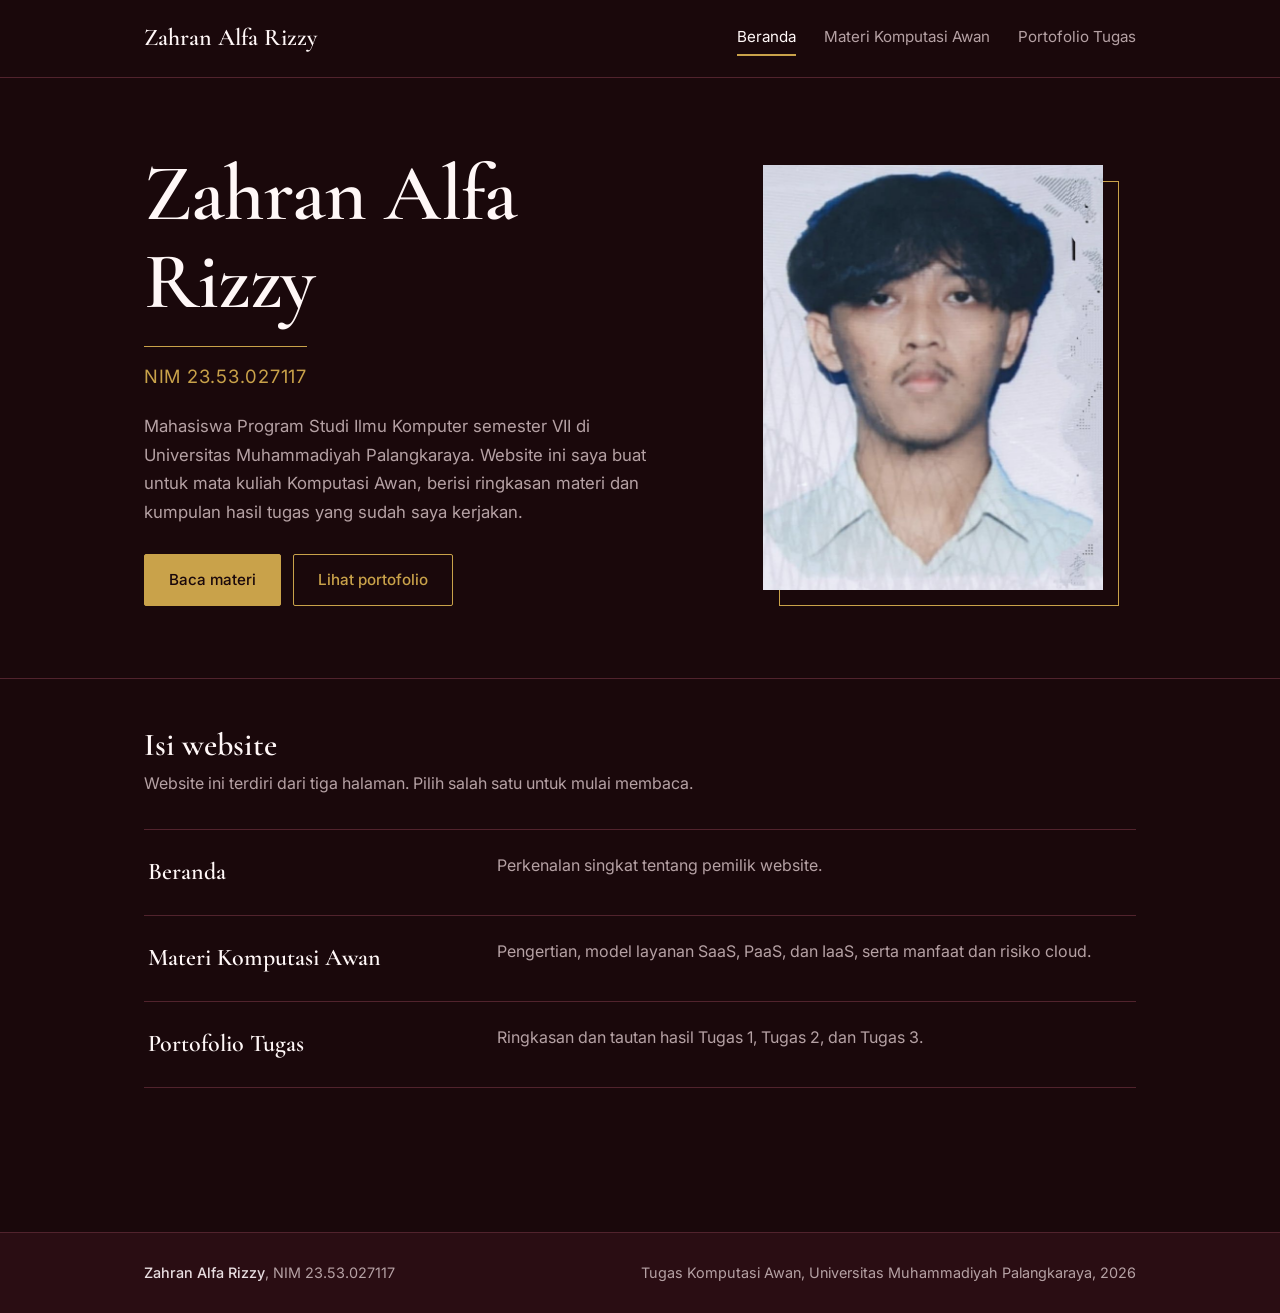
<file: index.html>
<!DOCTYPE html>
<html lang="id">
<head>
  <meta charset="UTF-8">
  <meta name="viewport" content="width=device-width, initial-scale=1.0">
  <title>Beranda | Zahran Alfa Rizzy</title>
  <meta name="description" content="Website tugas Komputasi Awan milik Zahran Alfa Rizzy, mahasiswa Ilmu Komputer UMPR.">
  <link rel="preconnect" href="https://fonts.googleapis.com">
  <link rel="preconnect" href="https://fonts.gstatic.com" crossorigin>
  <link href="https://fonts.googleapis.com/css2?family=Cormorant+Garamond:wght@500;600&family=Inter:wght@400;500&display=swap" rel="stylesheet">
  <link rel="stylesheet" href="assets/css/style.css">
</head>
<body>

  <header class="site-header">
    <div class="wrap">
      <a class="brand" href="index.html">Zahran Alfa Rizzy</a>
      <nav class="nav" aria-label="Navigasi utama">
        <a href="index.html" aria-current="page">Beranda</a>
        <a href="materi.html">Materi Komputasi Awan</a>
        <a href="portofolio.html">Portofolio Tugas</a>
      </nav>
    </div>
  </header>

  <main>
    <section class="hero">
      <div class="wrap">
        <div>
          <h1>Zahran Alfa Rizzy</h1>
          <p class="nim">NIM 23.53.027117</p>
          <p class="lead">
            Mahasiswa Program Studi Ilmu Komputer semester VII di Universitas Muhammadiyah Palangkaraya.
            Website ini saya buat untuk mata kuliah Komputasi Awan, berisi ringkasan materi
            dan kumpulan hasil tugas yang sudah saya kerjakan.
          </p>
          <div class="actions">
            <a class="btn solid" href="materi.html">Baca materi</a>
            <a class="btn" href="portofolio.html">Lihat portofolio</a>
          </div>
        </div>
        <div class="foto-frame">
          <img src="assets/images/foto-zahay.jpg"
     alt="Foto Zahran Alfa Rizzy"
     width="680"
     height="850">
        </div>
      </div>
    </section>

    <section class="panduan">
      <div class="wrap">
        <h2>Isi website</h2>
        <p>Website ini terdiri dari tiga halaman. Pilih salah satu untuk mulai membaca.</p>
        <ul class="menu-list">
          <li>
            <a href="index.html">
              <span class="judul">Beranda</span>
              <span class="ket">Perkenalan singkat tentang pemilik website.</span>
            </a>
          </li>
          <li>
            <a href="materi.html">
              <span class="judul">Materi Komputasi Awan</span>
              <span class="ket">Pengertian, model layanan SaaS, PaaS, dan IaaS, serta manfaat dan risiko cloud.</span>
            </a>
          </li>
          <li>
            <a href="portofolio.html">
              <span class="judul">Portofolio Tugas</span>
              <span class="ket">Ringkasan dan tautan hasil Tugas 1, Tugas 2, dan Tugas 3.</span>
            </a>
          </li>
        </ul>
      </div>
    </section>
  </main>

  <footer class="site-footer">
    <div class="wrap">
      <span><strong>Zahran Alfa Rizzy</strong>, NIM 23.53.027117</span>
      <span>Tugas Komputasi Awan, Universitas Muhammadiyah Palangkaraya, 2026</span>
    </div>
  </footer>

</body>
</html>
</file>
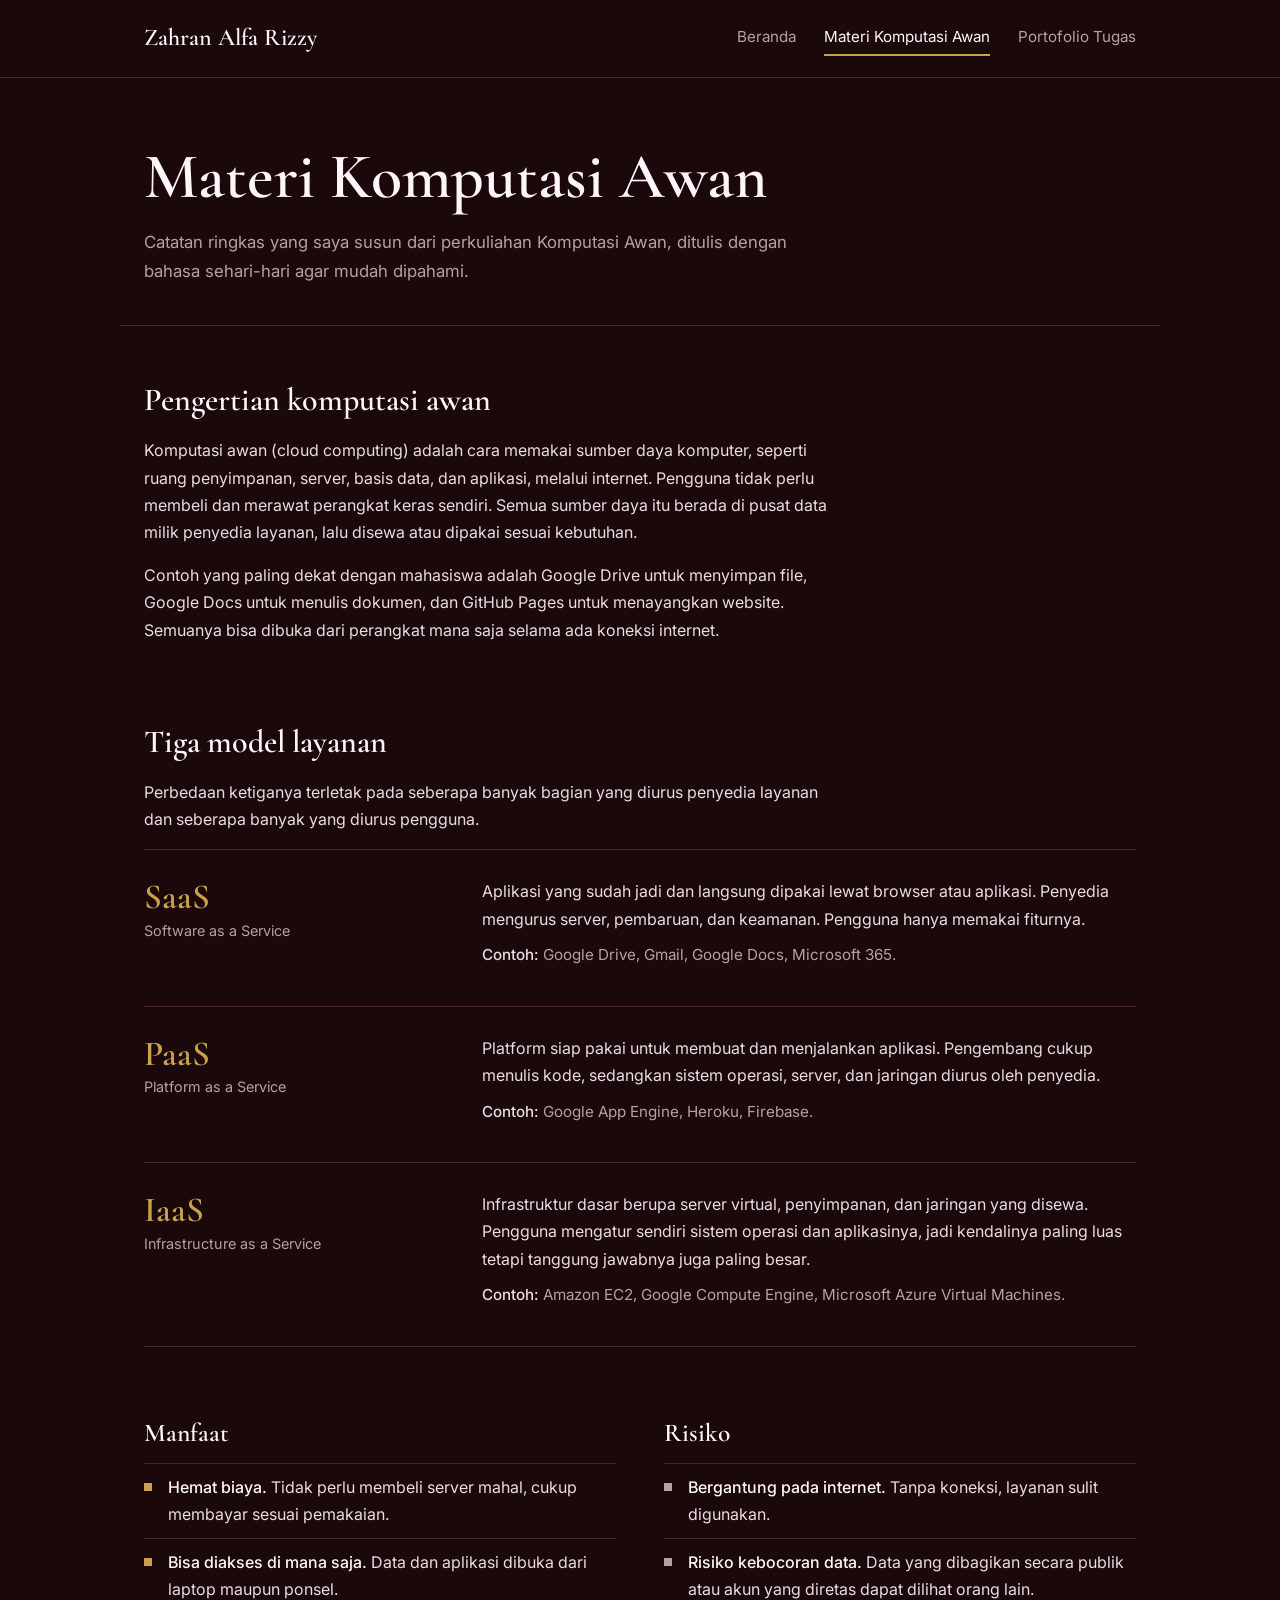
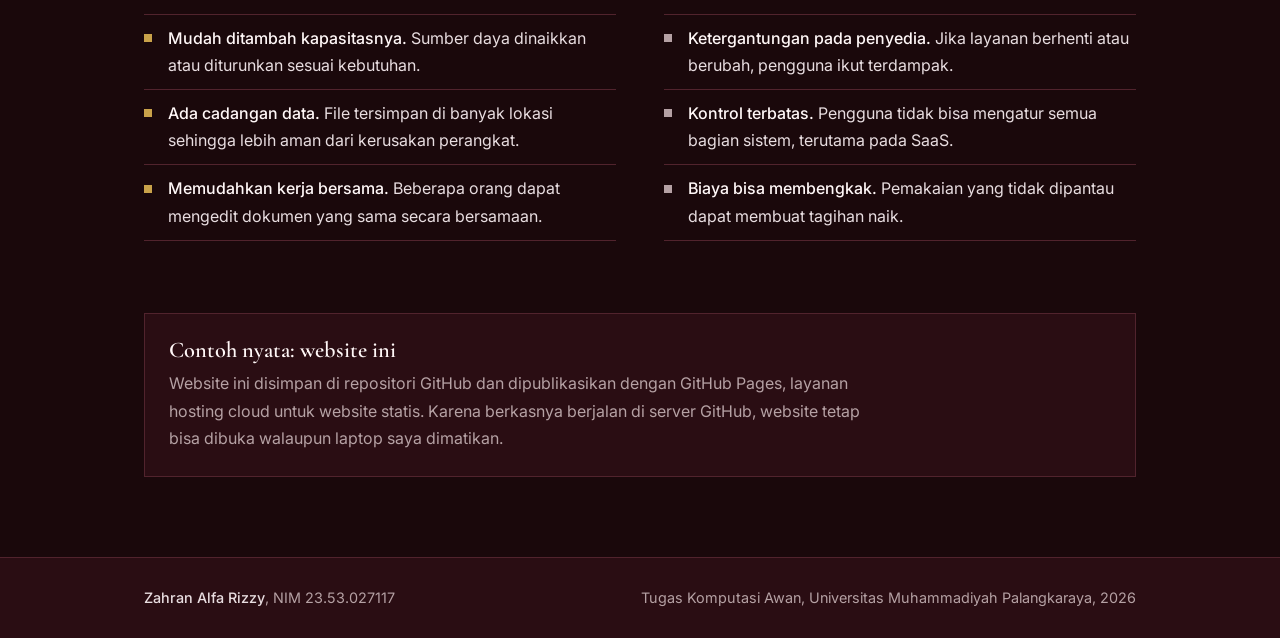
<file: materi.html>
<!DOCTYPE html>
<html lang="id">
<head>
  <meta charset="UTF-8">
  <meta name="viewport" content="width=device-width, initial-scale=1.0">
  <title>Materi Komputasi Awan | Zahran Alfa Rizzy</title>
  <meta name="description" content="Ringkasan materi komputasi awan: pengertian, SaaS, PaaS, IaaS, manfaat, dan risiko.">
  <link rel="preconnect" href="https://fonts.googleapis.com">
  <link rel="preconnect" href="https://fonts.gstatic.com" crossorigin>
  <link href="https://fonts.googleapis.com/css2?family=Cormorant+Garamond:wght@500;600&family=Inter:wght@400;500&display=swap" rel="stylesheet">
  <link rel="stylesheet" href="assets/css/style.css">
</head>
<body>

  <header class="site-header">
    <div class="wrap">
      <a class="brand" href="index.html">Zahran Alfa Rizzy</a>
      <nav class="nav" aria-label="Navigasi utama">
        <a href="index.html">Beranda</a>
        <a href="materi.html" aria-current="page">Materi Komputasi Awan</a>
        <a href="portofolio.html">Portofolio Tugas</a>
      </nav>
    </div>
  </header>

  <main>
    <div class="page-head wrap">
      <h1>Materi Komputasi Awan</h1>
      <p>Catatan ringkas yang saya susun dari perkuliahan Komputasi Awan, ditulis dengan bahasa sehari-hari agar mudah dipahami.</p>
    </div>

    <section class="section wrap">
      <h2>Pengertian komputasi awan</h2>
      <p>
        Komputasi awan (cloud computing) adalah cara memakai sumber daya komputer, seperti ruang penyimpanan,
        server, basis data, dan aplikasi, melalui internet. Pengguna tidak perlu membeli dan merawat
        perangkat keras sendiri. Semua sumber daya itu berada di pusat data milik penyedia layanan,
        lalu disewa atau dipakai sesuai kebutuhan.
      </p>
      <p>
        Contoh yang paling dekat dengan mahasiswa adalah Google Drive untuk menyimpan file, Google Docs untuk menulis
        dokumen, dan GitHub Pages untuk menayangkan website. Semuanya bisa dibuka dari perangkat mana saja
        selama ada koneksi internet.
      </p>
    </section>

    <section class="section wrap">
      <h2>Tiga model layanan</h2>
      <p>Perbedaan ketiganya terletak pada seberapa banyak bagian yang diurus penyedia layanan dan seberapa banyak yang diurus pengguna.</p>
      <div class="layanan">
        <article>
          <h3>SaaS <span class="kepanjangan">Software as a Service</span></h3>
          <div>
            <p>Aplikasi yang sudah jadi dan langsung dipakai lewat browser atau aplikasi. Penyedia mengurus server, pembaruan, dan keamanan. Pengguna hanya memakai fiturnya.</p>
            <p class="contoh"><strong>Contoh:</strong> Google Drive, Gmail, Google Docs, Microsoft 365.</p>
          </div>
        </article>
        <article>
          <h3>PaaS <span class="kepanjangan">Platform as a Service</span></h3>
          <div>
            <p>Platform siap pakai untuk membuat dan menjalankan aplikasi. Pengembang cukup menulis kode, sedangkan sistem operasi, server, dan jaringan diurus oleh penyedia.</p>
            <p class="contoh"><strong>Contoh:</strong> Google App Engine, Heroku, Firebase.</p>
          </div>
        </article>
        <article>
          <h3>IaaS <span class="kepanjangan">Infrastructure as a Service</span></h3>
          <div>
            <p>Infrastruktur dasar berupa server virtual, penyimpanan, dan jaringan yang disewa. Pengguna mengatur sendiri sistem operasi dan aplikasinya, jadi kendalinya paling luas tetapi tanggung jawabnya juga paling besar.</p>
            <p class="contoh"><strong>Contoh:</strong> Amazon EC2, Google Compute Engine, Microsoft Azure Virtual Machines.</p>
          </div>
        </article>
      </div>
    </section>

    <section class="section wrap">
      <div class="dua-kolom">
        <div>
          <h3>Manfaat</h3>
          <ul class="daftar">
            <li><strong>Hemat biaya.</strong> Tidak perlu membeli server mahal, cukup membayar sesuai pemakaian.</li>
            <li><strong>Bisa diakses di mana saja.</strong> Data dan aplikasi dibuka dari laptop maupun ponsel.</li>
            <li><strong>Mudah ditambah kapasitasnya.</strong> Sumber daya dinaikkan atau diturunkan sesuai kebutuhan.</li>
            <li><strong>Ada cadangan data.</strong> File tersimpan di banyak lokasi sehingga lebih aman dari kerusakan perangkat.</li>
            <li><strong>Memudahkan kerja bersama.</strong> Beberapa orang dapat mengedit dokumen yang sama secara bersamaan.</li>
          </ul>
        </div>
        <div>
          <h3>Risiko</h3>
          <ul class="daftar risiko">
            <li><strong>Bergantung pada internet.</strong> Tanpa koneksi, layanan sulit digunakan.</li>
            <li><strong>Risiko kebocoran data.</strong> Data yang dibagikan secara publik atau akun yang diretas dapat dilihat orang lain.</li>
            <li><strong>Ketergantungan pada penyedia.</strong> Jika layanan berhenti atau berubah, pengguna ikut terdampak.</li>
            <li><strong>Kontrol terbatas.</strong> Pengguna tidak bisa mengatur semua bagian sistem, terutama pada SaaS.</li>
            <li><strong>Biaya bisa membengkak.</strong> Pemakaian yang tidak dipantau dapat membuat tagihan naik.</li>
          </ul>
        </div>
      </div>
    </section>

    <section class="section wrap">
      <div class="catatan">
        <h3>Contoh nyata: website ini</h3>
        <p>
          Website ini disimpan di repositori GitHub dan dipublikasikan dengan GitHub Pages, layanan hosting cloud
          untuk website statis. Karena berkasnya berjalan di server GitHub, website tetap bisa dibuka
          walaupun laptop saya dimatikan.
        </p>
      </div>
    </section>
  </main>

  <footer class="site-footer">
    <div class="wrap">
      <span><strong>Zahran Alfa Rizzy</strong>, NIM 23.53.027117</span>
      <span>Tugas Komputasi Awan, Universitas Muhammadiyah Palangkaraya, 2026</span>
    </div>
  </footer>

</body>
</html>
</file>
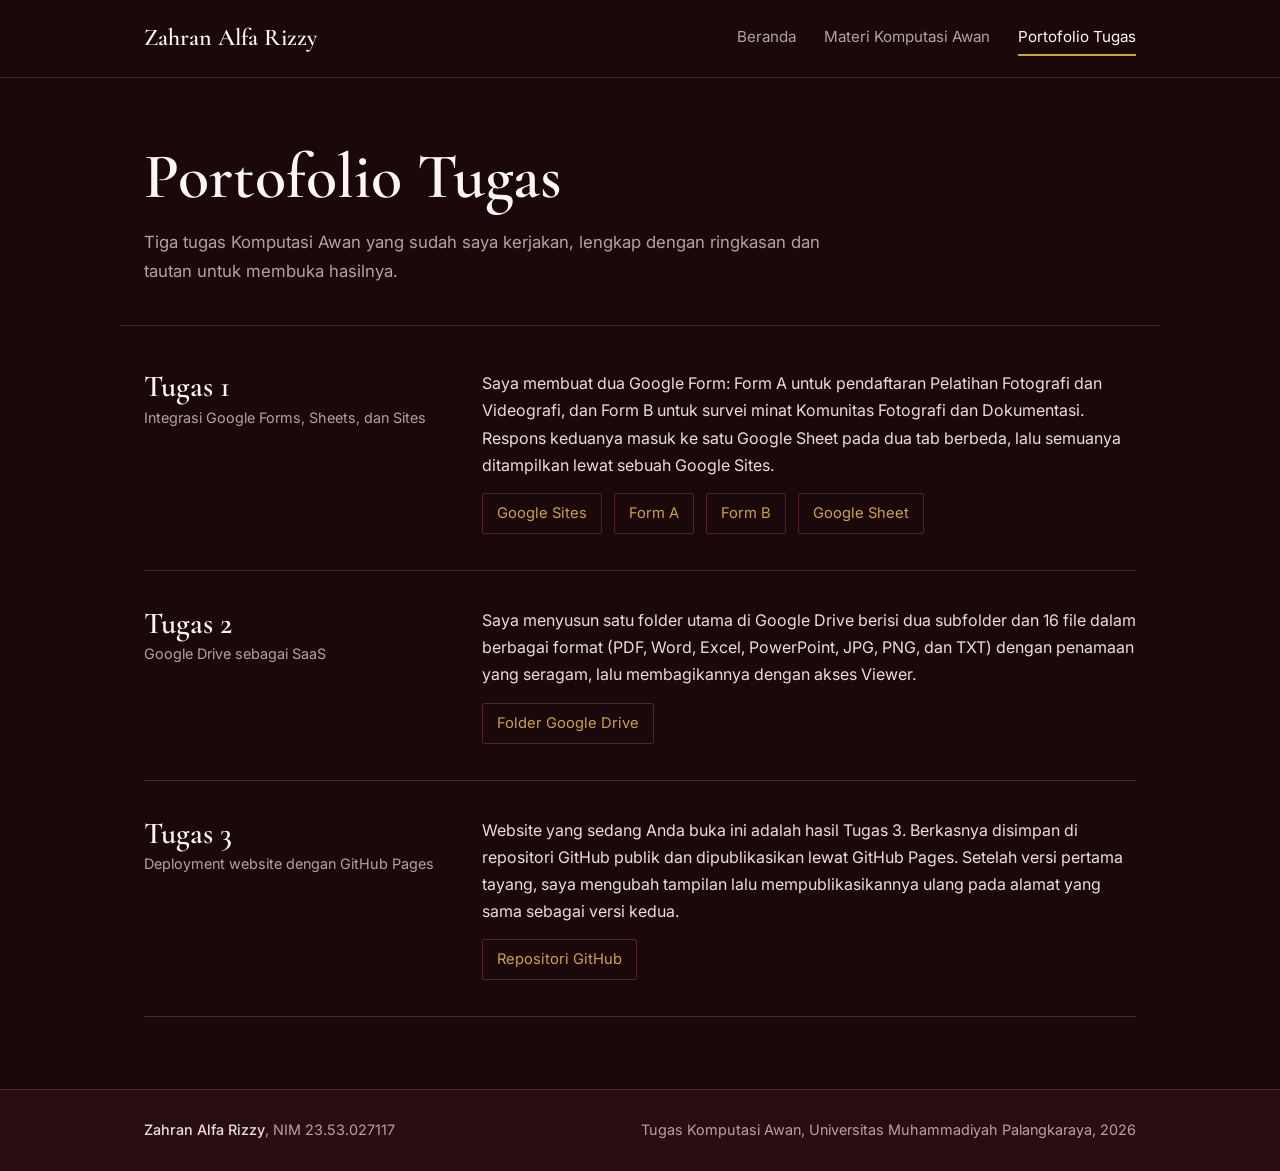
<file: portofolio.html>
<!DOCTYPE html>
<html lang="id">
<head>
  <meta charset="UTF-8">
  <meta name="viewport" content="width=device-width, initial-scale=1.0">
  <title>Portofolio Tugas | Zahran Alfa Rizzy</title>
  <meta name="description" content="Ringkasan dan tautan hasil Tugas 1, Tugas 2, dan Tugas 3 mata kuliah Komputasi Awan.">
  <link rel="preconnect" href="https://fonts.googleapis.com">
  <link rel="preconnect" href="https://fonts.gstatic.com" crossorigin>
  <link href="https://fonts.googleapis.com/css2?family=Cormorant+Garamond:wght@500;600&family=Inter:wght@400;500&display=swap" rel="stylesheet">
  <link rel="stylesheet" href="assets/css/style.css">
</head>
<body>

  <header class="site-header">
    <div class="wrap">
      <a class="brand" href="index.html">Zahran Alfa Rizzy</a>
      <nav class="nav" aria-label="Navigasi utama">
        <a href="index.html">Beranda</a>
        <a href="materi.html">Materi Komputasi Awan</a>
        <a href="portofolio.html" aria-current="page">Portofolio Tugas</a>
      </nav>
    </div>
  </header>

  <main>
    <div class="page-head wrap">
      <h1>Portofolio Tugas</h1>
      <p>Tiga tugas Komputasi Awan yang sudah saya kerjakan, lengkap dengan ringkasan dan tautan untuk membuka hasilnya.</p>
    </div>

    <section class="wrap">

      <!-- ====== TUGAS 1 ====== -->
      <article class="tugas">
        <h2>Tugas 1 <span class="mk">Integrasi Google Forms, Sheets, dan Sites</span></h2>
        <div>
          <p>
            Saya membuat dua Google Form: Form A untuk pendaftaran Pelatihan Fotografi dan Videografi,
            dan Form B untuk survei minat Komunitas Fotografi dan Dokumentasi. Respons keduanya masuk
            ke satu Google Sheet pada dua tab berbeda, lalu semuanya ditampilkan lewat sebuah Google Sites.
          </p>
          <ul>
            <li><a href="https://sites.google.com/view/zahranalfarizzy2353027117cc/halaman-muka" target="_blank" rel="noopener">Google Sites</a></li>
            <li><a href="https://docs.google.com/forms/d/e/1FAIpQLSeyr8S6xNHZGUWSvX-M5AAKWdSpnKQmKU6vaQ_h-sfeq-rO0A/viewform" target="_blank" rel="noopener">Form A</a></li>
            <li><a href="https://docs.google.com/forms/d/e/1FAIpQLSeNkAxS5VZTp4M9TDexjAQFUAb56vefSIi4DsNMU74okpkzQA/viewform" target="_blank" rel="noopener">Form B</a></li>
            <li><a href="https://docs.google.com/spreadsheets/d/1DZI3_Be-sBsLZ8j3K54Vd-GThQA-wWn6b3e581m9yYk/edit?usp=sharing" target="_blank" rel="noopener">Google Sheet</a></li>
          </ul>
        </div>
      </article>

      <!-- ====== TUGAS 2 ====== -->
      <article class="tugas">
        <h2>Tugas 2 <span class="mk">Google Drive sebagai SaaS</span></h2>
        <div>
          <p>
            Saya menyusun satu folder utama di Google Drive berisi dua subfolder dan 16 file dalam berbagai format
            (PDF, Word, Excel, PowerPoint, JPG, PNG, dan TXT) dengan penamaan yang seragam, lalu membagikannya
            dengan akses Viewer.
          </p>
          <ul>
            <li><a href="https://drive.google.com/drive/folders/1yGqEe2d33QlM_B2j5Fk_J4AFgImvW3Of?usp=drive_link" target="_blank" rel="noopener">Folder Google Drive</a></li>
          </ul>
        </div>
      </article>

      <!-- ====== TUGAS 3 ====== -->
      <article class="tugas">
        <h2>Tugas 3 <span class="mk">Deployment website dengan GitHub Pages</span></h2>
        <div>
          <p>
            Website yang sedang Anda buka ini adalah hasil Tugas 3. Berkasnya disimpan di repositori GitHub publik
            dan dipublikasikan lewat GitHub Pages. Setelah versi pertama tayang, saya mengubah tampilan
            lalu mempublikasikannya ulang pada alamat yang sama sebagai versi kedua.
          </p>
          <ul>
            <li><a href="https://github.com/Reisokiii73/tugas3-cloud-2353027117" target="_blank" rel="noopener">Repositori GitHub</a></li>
          </ul>
        </div>
      </article>

    </section>
  </main>

  <footer class="site-footer">
    <div class="wrap">
      <span><strong>Zahran Alfa Rizzy</strong>, NIM 23.53.027117</span>
      <span>Tugas Komputasi Awan, Universitas Muhammadiyah Palangkaraya, 2026</span>
    </div>
  </footer>

</body>
</html>
</file>
<file: assets/css/style.css>
:root {
  --black: #1A080B;
  --coal: #2A0D13;
  --graphite: #39131B;
  --line: #51232D;
  --grey: #B5A1A4;
  --silver: #E8DDE0;
  --white: #FFF7F7;
  --gold: #C9A24A;
  --serif: "Cormorant Garamond", Georgia, "Times New Roman", serif;
  --sans: "Inter", "Segoe UI", system-ui, -apple-system, Arial, sans-serif;
}

* { box-sizing: border-box; }

html { scroll-behavior: smooth; }

body {
  margin: 0;
  background: var(--black);
  color: var(--silver);
  font-family: var(--sans);
  font-size: 16px;
  line-height: 1.7;
  -webkit-font-smoothing: antialiased;
}

a { color: var(--gold); text-underline-offset: 3px; }
a:hover { color: var(--white); }
a:focus-visible, button:focus-visible {
  outline: 2px solid var(--gold);
  outline-offset: 3px;
}

h1, h2, h3 {
  font-family: var(--serif);
  font-weight: 600;
  color: var(--white);
  line-height: 1.1;
  margin: 0;
}

p { margin: 0 0 1rem; }

/* ===== Header dan navigasi ===== */
.site-header {
  border-bottom: 1px solid var(--line);
  background: var(--black);
}
.site-header .wrap {
  display: flex;
  flex-wrap: wrap;
  align-items: center;
  justify-content: space-between;
  gap: 12px 32px;
  padding-top: 18px;
  padding-bottom: 18px;
}
.brand {
  font-family: var(--serif);
  font-size: 1.5rem;
  font-weight: 600;
  color: var(--white);
  text-decoration: none;
}
.brand:hover { color: var(--gold); }
.nav { display: flex; flex-wrap: wrap; gap: 6px 28px; }
.nav a {
  color: var(--grey);
  text-decoration: none;
  font-size: 0.95rem;
  padding: 4px 0;
  border-bottom: 2px solid transparent;
}
.nav a:hover { color: var(--white); }
.nav a[aria-current="page"] {
  color: var(--white);
  border-bottom-color: var(--gold);
}

.wrap {
  width: 100%;
  max-width: 1040px;
  margin: 0 auto;
  padding-left: 24px;
  padding-right: 24px;
}

/* ===== Beranda ===== */
.hero { padding-top: 72px; padding-bottom: 72px; }
.hero .wrap {
  display: grid;
  grid-template-columns: 1.3fr 1fr;
  gap: 56px;
  align-items: center;
}
.hero h1 {
  font-size: clamp(2.8rem, 7vw, 5rem);
  letter-spacing: -0.01em;
}
.hero .nim {
  display: inline-block;
  margin: 20px 0 20px;
  padding-top: 14px;
  border-top: 1px solid var(--gold);
  font-size: 1.15rem;
  color: var(--gold);
  letter-spacing: 0.04em;
}
.hero .lead { color: var(--grey); max-width: 46ch; font-size: 1.05rem; }
.actions { display: flex; flex-wrap: wrap; gap: 12px; margin-top: 28px; }

.btn {
  display: inline-block;
  padding: 12px 24px;
  border: 1px solid var(--gold);
  color: var(--gold);
  text-decoration: none;
  font-weight: 500;
  font-size: 0.95rem;
  border-radius: 2px;
}
.btn:hover { background: var(--graphite); color: var(--white); }
.btn.solid { background: var(--gold); color: var(--black); }
.btn.solid:hover { background: var(--white); border-color: var(--white); color: var(--black); }

.foto-frame { position: relative; justify-self: center; width: 100%; max-width: 340px; }
.foto-frame::after {
  content: "";
  position: absolute;
  inset: 16px -16px -16px 16px;
  border: 1px solid var(--gold);
  z-index: 0;
}
.foto-frame img {
  position: relative;
  z-index: 1;
  display: block;
  width: 100%;
  height: auto;
  aspect-ratio: 4 / 5;
  object-fit: cover;
  background: var(--graphite);
  filter: grayscale(0.15);
}

.panduan { border-top: 1px solid var(--line); padding-top: 48px; padding-bottom: 72px; }
.panduan h2 { font-size: 2rem; margin-bottom: 8px; }
.panduan > .wrap > p { color: var(--grey); max-width: 60ch; }
.menu-list { list-style: none; margin: 32px 0 0; padding: 0; }
.menu-list li { border-top: 1px solid var(--line); }
.menu-list li:last-child { border-bottom: 1px solid var(--line); }
.menu-list a {
  display: grid;
  grid-template-columns: 1fr 2fr;
  gap: 8px 32px;
  padding: 22px 4px;
  text-decoration: none;
  color: var(--silver);
}
.menu-list a:hover { background: var(--coal); }
.menu-list .judul { font-family: var(--serif); font-size: 1.5rem; font-weight: 600; color: var(--white); }
.menu-list a:hover .judul { color: var(--gold); }
.menu-list .ket { color: var(--grey); }

/* ===== Halaman dalam ===== */
.page-head { padding-top: 64px; padding-bottom: 40px; border-bottom: 1px solid var(--line); }
.page-head h1 { font-size: clamp(2.4rem, 6vw, 4rem); }
.page-head p { color: var(--grey); max-width: 62ch; margin-top: 16px; margin-bottom: 0; font-size: 1.05rem; }

.section { padding-top: 56px; padding-bottom: 8px; }
.section h2 { font-size: 2rem; margin-bottom: 20px; }
.section p { max-width: 70ch; }

/* Materi: tiga model layanan */
.layanan { margin: 8px 0 0; }
.layanan article {
  display: grid;
  grid-template-columns: 1fr 2.2fr;
  gap: 8px 40px;
  padding: 28px 0;
  border-top: 1px solid var(--line);
}
.layanan article:last-child { border-bottom: 1px solid var(--line); }
.layanan h3 { font-size: 2.2rem; color: var(--gold); }
.layanan .kepanjangan { display: block; color: var(--grey); font-family: var(--sans); font-size: 0.9rem; font-weight: 400; margin-top: 6px; }
.layanan p { margin-bottom: 0.6rem; }
.layanan .contoh { color: var(--grey); font-size: 0.95rem; }
.layanan .contoh strong { color: var(--silver); font-weight: 500; }

.dua-kolom { display: grid; grid-template-columns: 1fr 1fr; gap: 48px; margin-top: 8px; }
.dua-kolom h3 { font-size: 1.6rem; margin-bottom: 16px; }
.daftar { list-style: none; padding: 0; margin: 0; }
.daftar li { position: relative; padding: 10px 0 10px 24px; border-top: 1px solid var(--line); }
.daftar li:last-child { border-bottom: 1px solid var(--line); }
.daftar li::before {
  content: "";
  position: absolute;
  left: 0;
  top: 1.2em;
  width: 8px;
  height: 8px;
  background: var(--gold);
}
.daftar.risiko li::before { background: var(--grey); }
.daftar strong { color: var(--white); font-weight: 500; }

.catatan {
  margin-top: 8px;
  padding: 24px;
  background: var(--coal);
  border: 1px solid var(--line);
}
.catatan h3 { font-size: 1.4rem; margin-bottom: 8px; }
.catatan p { margin: 0; color: var(--grey); max-width: 70ch; }

/* Portofolio */
.tugas { padding: 36px 0; border-bottom: 1px solid var(--line); display: grid; grid-template-columns: 1fr 2.2fr; gap: 12px 40px; }
.tugas:first-of-type { margin-top: 8px; }
.tugas h2 { font-size: 1.9rem; }
.tugas .mk { display: block; color: var(--grey); font-family: var(--sans); font-size: 0.9rem; font-weight: 400; margin-top: 6px; }
.tugas p { margin-bottom: 14px; }
.tugas ul { list-style: none; padding: 0; margin: 0; display: flex; flex-wrap: wrap; gap: 8px 12px; }
.tugas li a {
  display: inline-block;
  padding: 7px 14px;
  border: 1px solid var(--line);
  border-radius: 2px;
  text-decoration: none;
  font-size: 0.92rem;
}
.tugas li a:hover { border-color: var(--gold); background: var(--coal); }

/* ===== Footer ===== */
.site-footer { margin-top: 72px; border-top: 1px solid var(--line); background: var(--coal); }
.site-footer .wrap { padding-top: 28px; padding-bottom: 28px; color: var(--grey); font-size: 0.9rem; display: flex; flex-wrap: wrap; justify-content: space-between; gap: 8px 24px; }
.site-footer strong { color: var(--silver); font-weight: 500; }

/* ===== Layar kecil ===== */
@media (max-width: 760px) {
  .hero { padding-top: 40px; padding-bottom: 48px; }
  .hero .wrap { grid-template-columns: 1fr; gap: 40px; }
  .foto-frame { order: -1; max-width: 260px; margin-right: 16px; }
  .menu-list a, .layanan article, .tugas { grid-template-columns: 1fr; }
  .dua-kolom { grid-template-columns: 1fr; gap: 32px; }
  .page-head { padding-top: 40px; }
}

@media (prefers-reduced-motion: reduce) {
  html { scroll-behavior: auto; }
}
</file>
